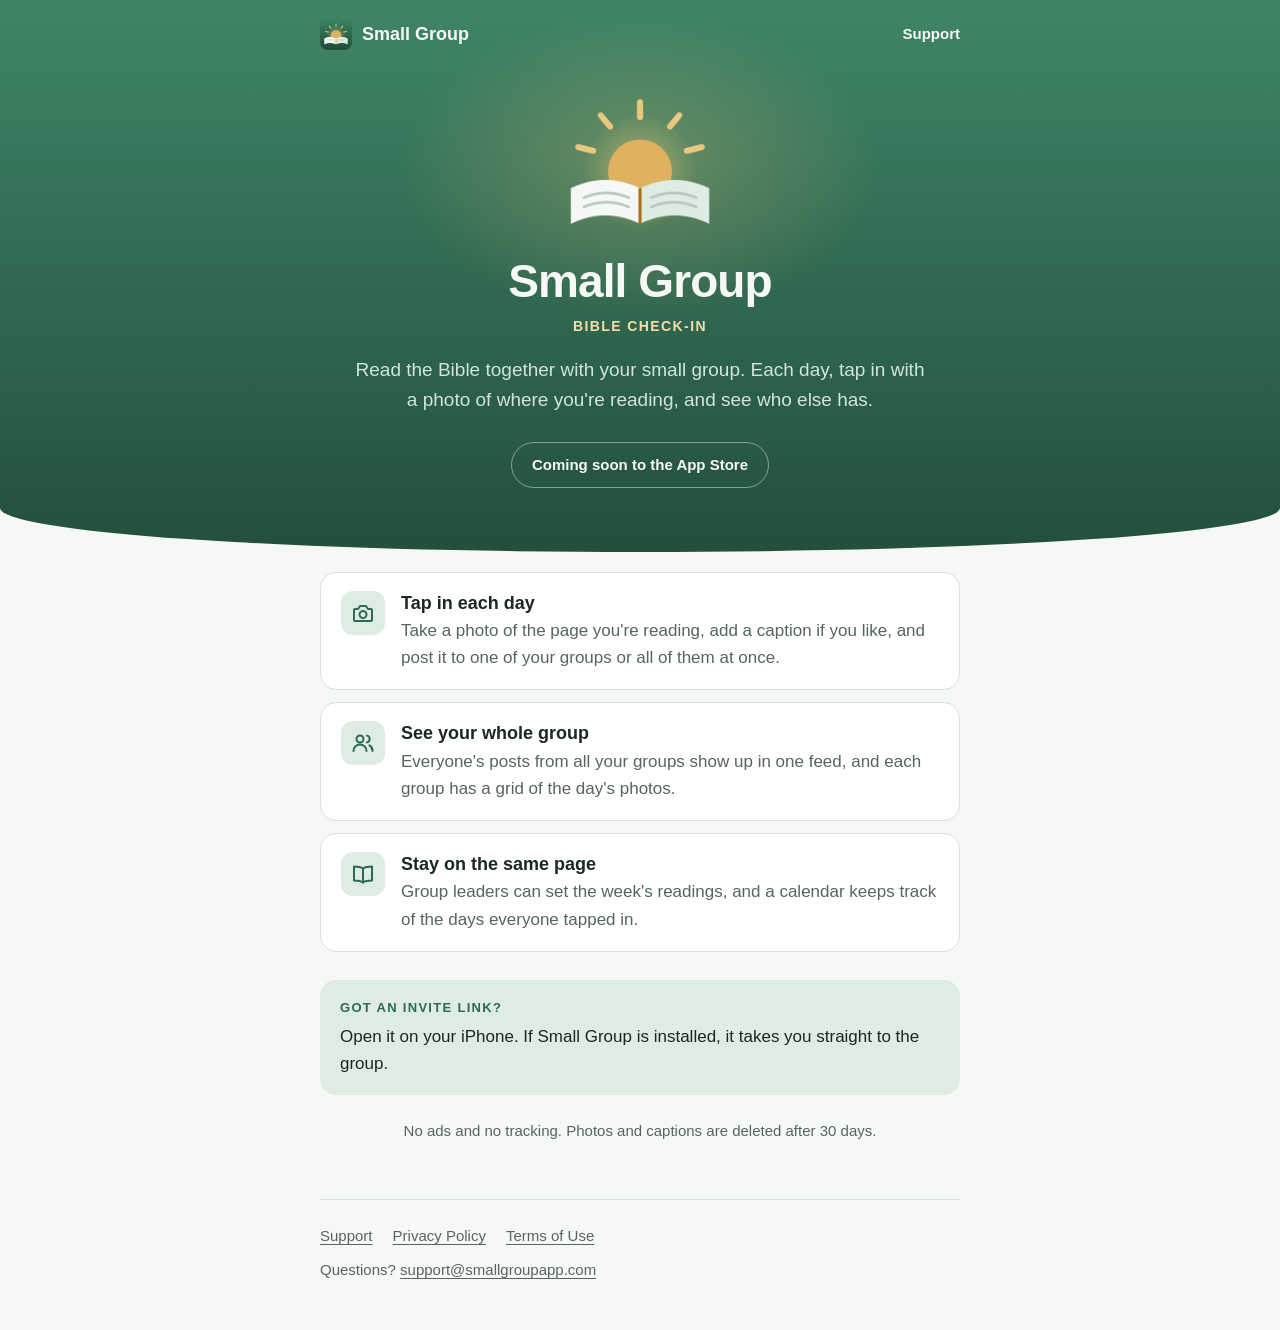
<file: index.html>
<!DOCTYPE html>
<html lang="en">
    <head>
        <meta charset="UTF-8">
        <meta name="viewport" content="width=device-width, initial-scale=1.0">
        <meta name="theme-color" content="#3F8566" media="(prefers-color-scheme: light)">
        <meta name="theme-color" content="#2A5C46" media="(prefers-color-scheme: dark)">

        <title>Small Group: Bible Check-In</title>
        <meta name="description" content="Read the Bible together with your small group. Each day, tap in with a photo of where you're reading.">
        <link rel="canonical" href="https://smallgroupapp.com/">

        <meta property="og:type" content="website">
        <meta property="og:url" content="https://smallgroupapp.com/">
        <meta property="og:title" content="Small Group: Bible Check-In">
        <meta property="og:description" content="Read the Bible together with your small group, one day at a time.">
        <meta property="og:image" content="https://smallgroupapp.com/assets/icon-512.png">

        <link rel="icon" type="image/png" href="/assets/icon-64.png">
        <link rel="apple-touch-icon" href="/assets/apple-touch-icon.png">
        <link rel="stylesheet" href="/style.css?v=1">
    </head>

    <body>
        <div class="band">
            <header class="site-header">
                <a href="/" class="brand"><img src="/assets/icon-64.png" alt="" width="32" height="32">Small Group</a>
                <nav class="site-nav" aria-label="Site">
                    <a href="/support/">Support</a>
                </nav>
            </header>

            <div class="hero">
                <img class="hero-art" src="/assets/sunrise.png" alt="" width="150" height="150">
                <h1>Small Group</h1>
                <p class="hero-subtitle">Bible Check-In</p>
                <p class="hero-lead">
                    Read the Bible together with your small group. Each day, tap in with a
                    photo of where you're reading, and see who else has.
                </p>
                <p class="badge">Coming soon to the App Store</p>
            </div>
        </div>

        <main class="page">
            <ul class="features">
                <li class="feature">
                    <span class="feature-icon">
                        <svg width="24" height="24" viewBox="0 0 24 24" fill="none" stroke="currentColor" stroke-width="2" stroke-linecap="round" stroke-linejoin="round" aria-hidden="true">
                            <path d="M4 8h3l2-3h6l2 3h3a1 1 0 0 1 1 1v10a1 1 0 0 1-1 1H4a1 1 0 0 1-1-1V9a1 1 0 0 1 1-1z"/>
                            <circle cx="12" cy="13.5" r="3.5"/>
                        </svg>
                    </span>
                    <div>
                        <h2>Tap in each day</h2>
                        <p>
                            Take a photo of the page you're reading, add a caption if you
                            like, and post it to one of your groups or all of them at once.
                        </p>
                    </div>
                </li>
                <li class="feature">
                    <span class="feature-icon">
                        <svg width="24" height="24" viewBox="0 0 24 24" fill="none" stroke="currentColor" stroke-width="2" stroke-linecap="round" stroke-linejoin="round" aria-hidden="true">
                            <circle cx="9" cy="8" r="3.5"/>
                            <path d="M2.5 20a6.5 6.5 0 0 1 13 0"/>
                            <path d="M16 4.6a3.5 3.5 0 0 1 0 6.8"/>
                            <path d="M18.5 14.3a6.5 6.5 0 0 1 3 5.7"/>
                        </svg>
                    </span>
                    <div>
                        <h2>See your whole group</h2>
                        <p>
                            Everyone's posts from all your groups show up in one feed, and each
                            group has a grid of the day's photos.
                        </p>
                    </div>
                </li>
                <li class="feature">
                    <span class="feature-icon">
                        <svg width="24" height="24" viewBox="0 0 24 24" fill="none" stroke="currentColor" stroke-width="2" stroke-linecap="round" stroke-linejoin="round" aria-hidden="true">
                            <path d="M12 6.5C10 5 7.5 4.5 3 4.5v14c4.5 0 7 .5 9 2 2-1.5 4.5-2 9-2v-14c-4.5 0-7 .5-9 2z"/>
                            <path d="M12 6.5v14"/>
                        </svg>
                    </span>
                    <div>
                        <h2>Stay on the same page</h2>
                        <p>
                            Group leaders can set the week's readings, and a calendar keeps
                            track of the days everyone tapped in.
                        </p>
                    </div>
                </li>
            </ul>

            <div class="callout">
                <span class="callout-label">Got an invite link?</span>
                <p>
                    Open it on your iPhone. If Small Group is installed, it takes you straight
                    to the group.
                </p>
            </div>

            <p class="fine-print">No ads and no tracking. Photos and captions are deleted after 30 days.</p>
        </main>

        <footer class="site-footer">
            <nav aria-label="More">
                <a href="/support/">Support</a>
                <a href="/privacy/">Privacy Policy</a>
                <a href="/terms/">Terms of Use</a>
            </nav>
            <p>Questions? <a href="mailto:support@smallgroupapp.com">support@smallgroupapp.com</a></p>
        </footer>
    </body>
</html>
</file>
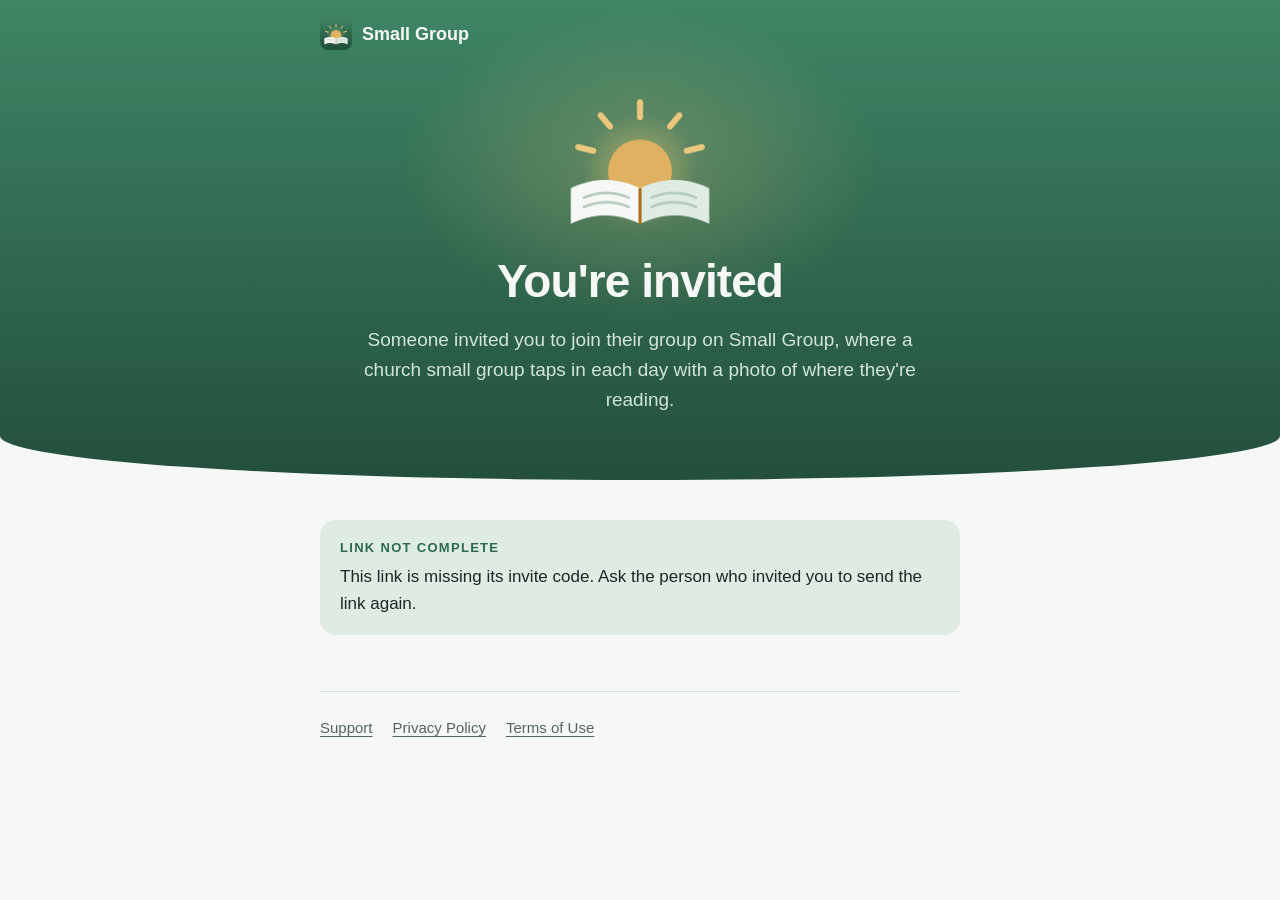
<file: join/index.html>
<!DOCTYPE html>
<html lang="en">
    <head>
        <meta charset="UTF-8">
        <meta name="viewport" content="width=device-width, initial-scale=1.0">
        <meta name="theme-color" content="#3F8566" media="(prefers-color-scheme: light)">
        <meta name="theme-color" content="#2A5C46" media="(prefers-color-scheme: dark)">

        <title>Join a group on Small Group</title>
        <meta name="description" content="You're invited to join a group on Small Group.">
        <!-- Every invite link lands here, so keep these out of search results. -->
        <meta name="robots" content="noindex">

        <meta property="og:type" content="website">
        <meta property="og:title" content="Join my group on Small Group">
        <meta property="og:description" content="Tap in each day with your small group.">
        <meta property="og:image" content="https://smallgroupapp.com/assets/icon-512.png">

        <link rel="icon" type="image/png" href="/assets/icon-64.png">
        <link rel="apple-touch-icon" href="/assets/apple-touch-icon.png">
        <link rel="stylesheet" href="/style.css?v=1">
    </head>

    <body>
        <!--
            Small Group's invite links point here. On an iPhone with Small Group
            installed, tapping one opens the app instead (see
            /.well-known/apple-app-site-association), so this page is for
            everyone else.
        -->
        <div class="band">
            <header class="site-header">
                <a href="/" class="brand"><img src="/assets/icon-64.png" alt="" width="32" height="32">Small Group</a>
            </header>

            <div class="hero">
                <img class="hero-art" src="/assets/sunrise.png" alt="" width="150" height="150">
                <h1>You're invited</h1>
                <p class="hero-lead">
                    Someone invited you to join their group on Small Group, where a church small
                    group taps in each day with a photo of where they're reading.
                </p>
            </div>
        </div>

        <main class="page">
            <div id="has-invite" hidden>
                <section class="section">
                    <h2>Have the app?</h2>
                    <p>
                        Tapping the invite link usually opens Small Group by itself. If you
                        landed here instead, open it from here:
                    </p>
                    <a id="open-app" href="#" class="button">Open in Small Group</a>
                </section>

                <section class="section">
                    <h2>Don't have it yet?</h2>
                    <p>
                        Small Group is still being tested, so it isn't on the App Store yet. Ask
                        the person who invited you to add you as a tester. Once it's on your
                        phone, tap the invite link again.
                    </p>
                </section>
            </div>

            <div id="no-invite" class="callout" hidden>
                <span class="callout-label">Link not complete</span>
                <p>
                    This link is missing its invite code. Ask the person who invited you to
                    send the link again.
                </p>
            </div>

            <noscript>
                <div class="callout">
                    <p>
                        Open your invite link on the iPhone where Small Group is installed.
                    </p>
                </div>
            </noscript>
        </main>

        <footer class="site-footer">
            <nav aria-label="More">
                <a href="/support/">Support</a>
                <a href="/privacy/">Privacy Policy</a>
                <a href="/terms/">Terms of Use</a>
            </nav>
        </footer>

        <script>
            // Shows the part of the page that fits the link. The invite code is
            // the ?invite=... part, the same code the app reads.
            (function ()
            {
                var invite = (new URLSearchParams(window.location.search).get("invite") || "").toLowerCase();
                var valid = /^[0-9a-f]{8}-[0-9a-f]{4}-[0-9a-f]{4}-[0-9a-f]{4}-[0-9a-f]{12}$/.test(invite);

                document.getElementById(valid ? "has-invite" : "no-invite").hidden = false;
                if (valid)
                {
                    document.getElementById("open-app").href = "smallgroup://join/" + invite;
                }
            })();
        </script>
    </body>
</html>
</file>
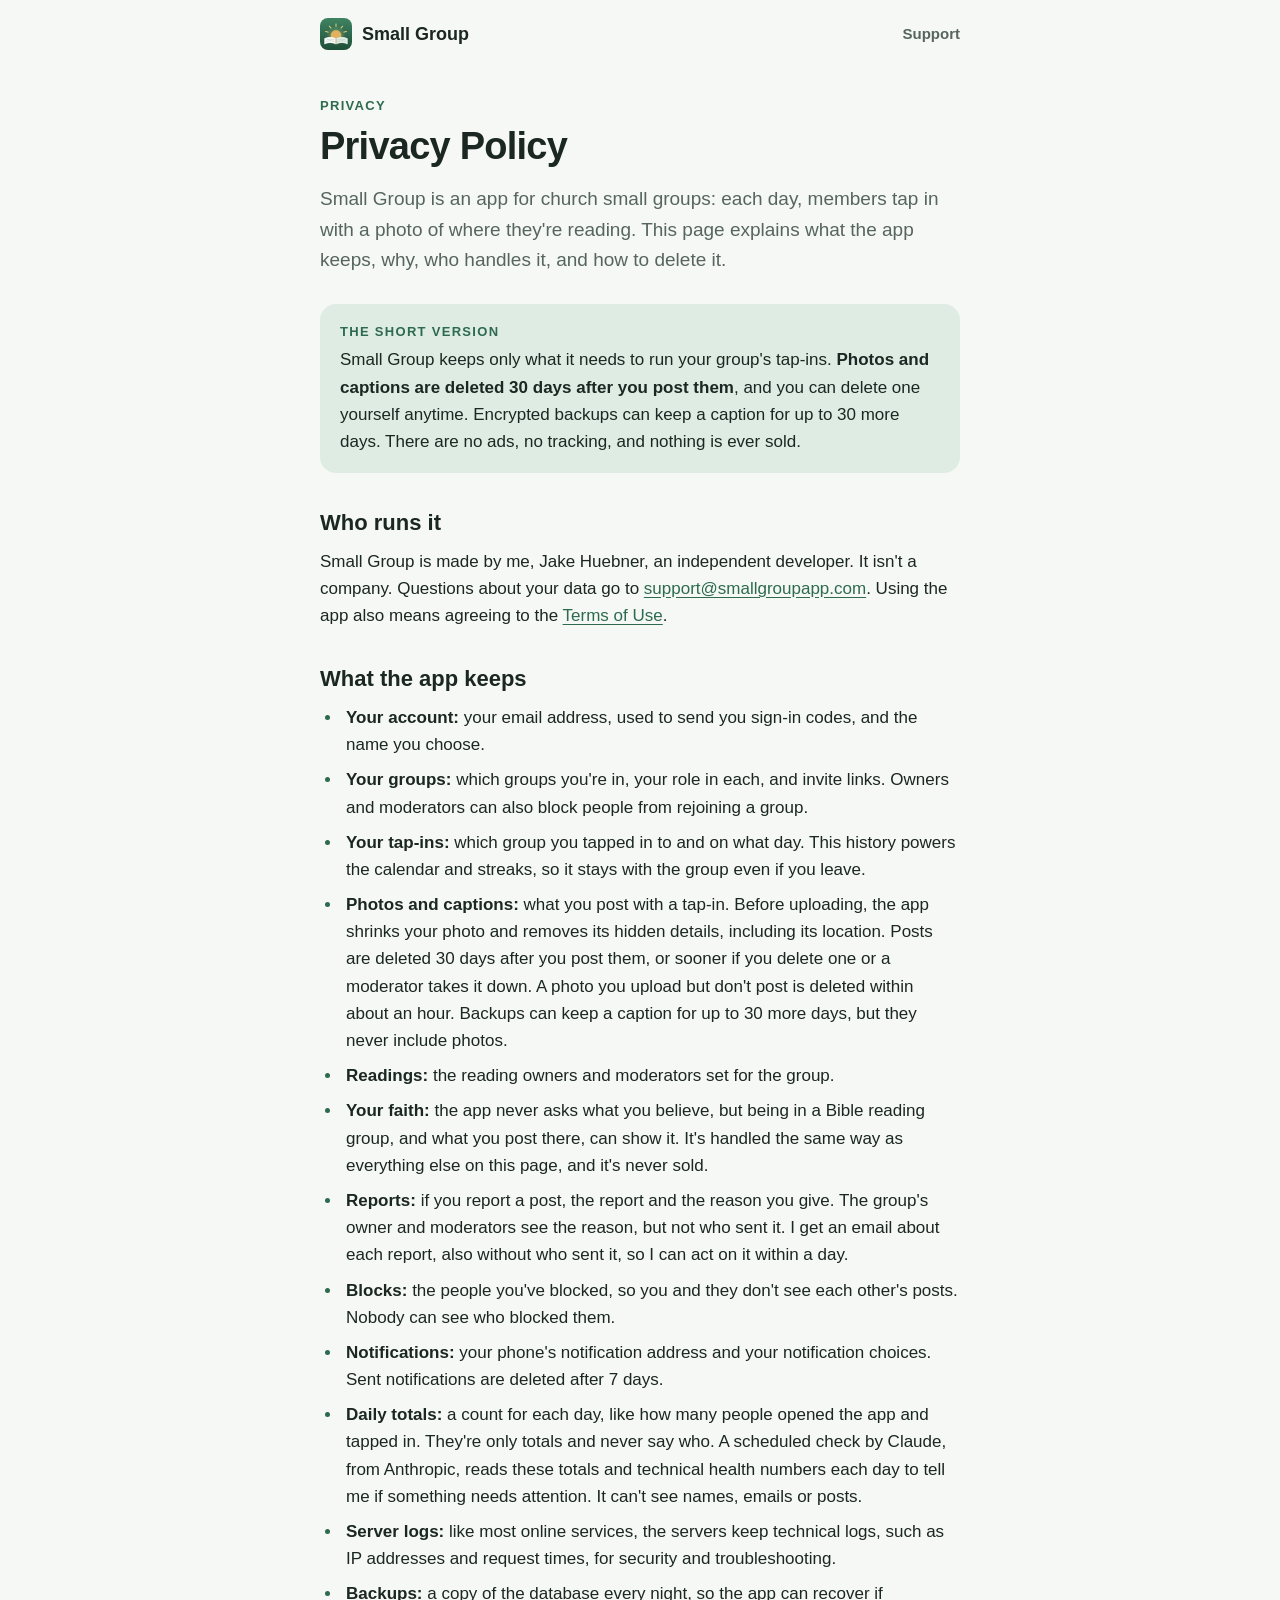
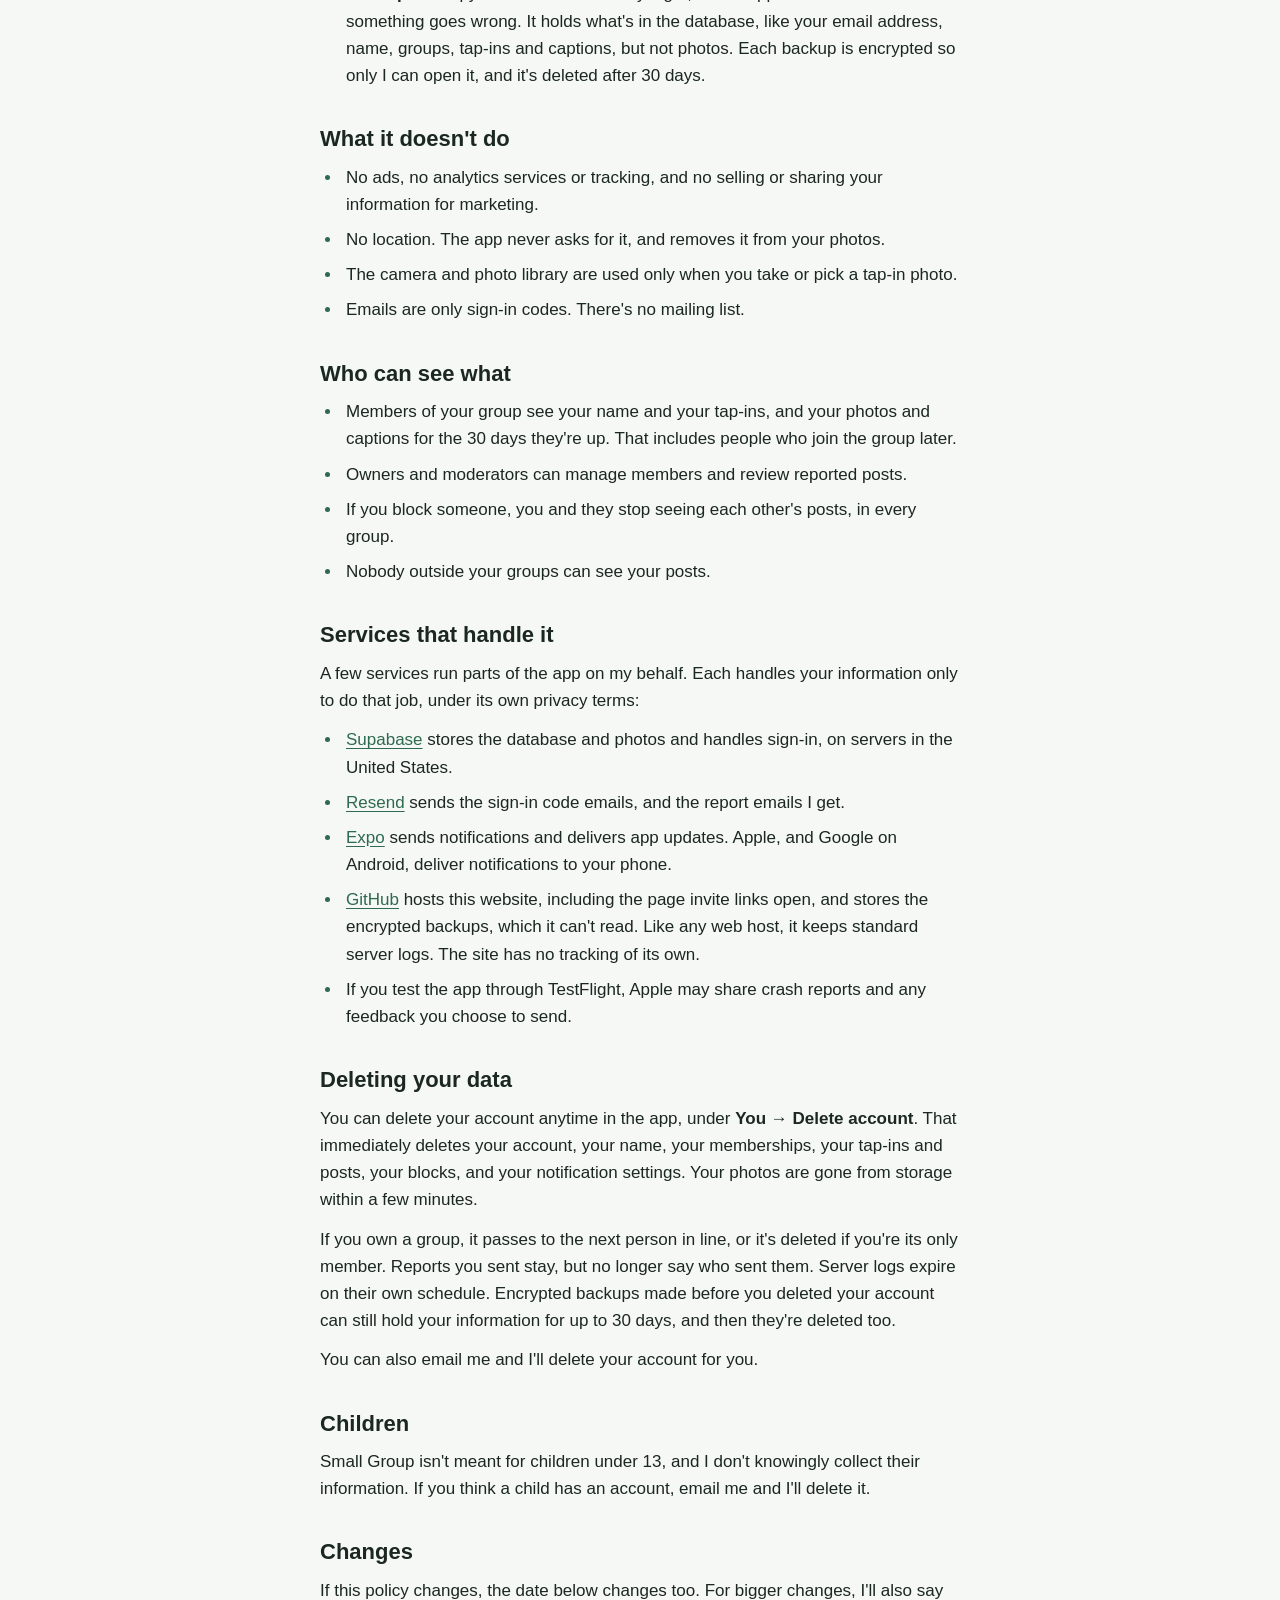
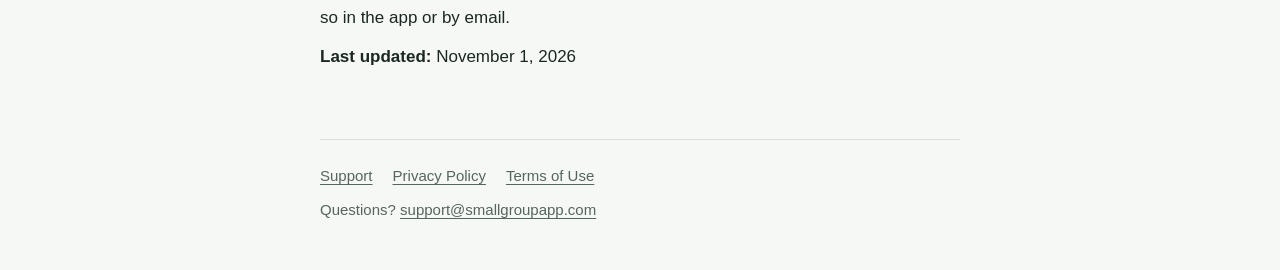
<file: privacy/index.html>
<!DOCTYPE html>
<html lang="en">
    <head>
        <meta charset="UTF-8">
        <meta name="viewport" content="width=device-width, initial-scale=1.0">
        <meta name="theme-color" content="#F6F8F6" media="(prefers-color-scheme: light)">
        <meta name="theme-color" content="#121815" media="(prefers-color-scheme: dark)">

        <title>Privacy Policy · Small Group</title>
        <meta name="description" content="What the Small Group app keeps, why, who handles it, and how to delete it.">
        <link rel="canonical" href="https://smallgroupapp.com/privacy/">

        <link rel="icon" type="image/png" href="/assets/icon-64.png">
        <link rel="apple-touch-icon" href="/assets/apple-touch-icon.png">
        <link rel="stylesheet" href="/style.css?v=1">
    </head>

    <body>
        <header class="site-header">
            <a href="/" class="brand"><img src="/assets/icon-64.png" alt="" width="32" height="32">Small Group</a>
            <nav class="site-nav" aria-label="Site">
                <a href="/support/">Support</a>
            </nav>
        </header>

        <main class="page">
            <p class="eyebrow">Privacy</p>
            <h1>Privacy Policy</h1>

            <p class="lead">
                Small Group is an app for church small groups: each day, members tap in with a
                photo of where they're reading. This page explains what the app keeps, why,
                who handles it, and how to delete it.
            </p>

            <div class="callout">
                <span class="callout-label">The short version</span>
                <p>
                    Small Group keeps only what it needs to run your group's tap-ins.
                    <strong>Photos and captions are deleted 30 days after you post them</strong>,
                    and you can delete one yourself anytime. Encrypted backups can keep a caption
                    for up to 30 more days. There are no ads, no tracking, and nothing is ever
                    sold.
                </p>
            </div>

            <section class="section">
                <h2>Who runs it</h2>
                <p>
                    Small Group is made by me, Jake Huebner, an independent developer. It isn't
                    a company. Questions about your data go to
                    <a href="mailto:support@smallgroupapp.com">support@smallgroupapp.com</a>.
                    Using the app also means agreeing to the <a href="/terms/">Terms of Use</a>.
                </p>
            </section>

            <section class="section">
                <h2>What the app keeps</h2>
                <ul class="list">
                    <li><strong>Your account:</strong> your email address, used to send you sign-in codes, and the name you choose.</li>
                    <li><strong>Your groups:</strong> which groups you're in, your role in each, and invite links. Owners and moderators can also block people from rejoining a group.</li>
                    <li><strong>Your tap-ins:</strong> which group you tapped in to and on what day. This history powers the calendar and streaks, so it stays with the group even if you leave.</li>
                    <li><strong>Photos and captions:</strong> what you post with a tap-in. Before uploading, the app shrinks your photo and removes its hidden details, including its location. Posts are deleted 30 days after you post them, or sooner if you delete one or a moderator takes it down. A photo you upload but don't post is deleted within about an hour. Backups can keep a caption for up to 30 more days, but they never include photos.</li>
                    <li><strong>Readings:</strong> the reading owners and moderators set for the group.</li>
                    <li><strong>Your faith:</strong> the app never asks what you believe, but being in a Bible reading group, and what you post there, can show it. It's handled the same way as everything else on this page, and it's never sold.</li>
                    <li><strong>Reports:</strong> if you report a post, the report and the reason you give. The group's owner and moderators see the reason, but not who sent it. I get an email about each report, also without who sent it, so I can act on it within a day.</li>
                    <li><strong>Blocks:</strong> the people you've blocked, so you and they don't see each other's posts. Nobody can see who blocked them.</li>
                    <li><strong>Notifications:</strong> your phone's notification address and your notification choices. Sent notifications are deleted after 7 days.</li>
                    <li><strong>Daily totals:</strong> a count for each day, like how many people opened the app and tapped in. They're only totals and never say who. A scheduled check by Claude, from Anthropic, reads these totals and technical health numbers each day to tell me if something needs attention. It can't see names, emails or posts.</li>
                    <li><strong>Server logs:</strong> like most online services, the servers keep technical logs, such as IP addresses and request times, for security and troubleshooting.</li>
                    <li><strong>Backups:</strong> a copy of the database every night, so the app can recover if something goes wrong. It holds what's in the database, like your email address, name, groups, tap-ins and captions, but not photos. Each backup is encrypted so only I can open it, and it's deleted after 30 days.</li>
                </ul>
            </section>

            <section class="section">
                <h2>What it doesn't do</h2>
                <ul class="list">
                    <li>No ads, no analytics services or tracking, and no selling or sharing your information for marketing.</li>
                    <li>No location. The app never asks for it, and removes it from your photos.</li>
                    <li>The camera and photo library are used only when you take or pick a tap-in photo.</li>
                    <li>Emails are only sign-in codes. There's no mailing list.</li>
                </ul>
            </section>

            <section class="section">
                <h2>Who can see what</h2>
                <ul class="list">
                    <li>Members of your group see your name and your tap-ins, and your photos and captions for the 30 days they're up. That includes people who join the group later.</li>
                    <li>Owners and moderators can manage members and review reported posts.</li>
                    <li>If you block someone, you and they stop seeing each other's posts, in every group.</li>
                    <li>Nobody outside your groups can see your posts.</li>
                </ul>
            </section>

            <section class="section">
                <h2>Services that handle it</h2>
                <p>
                    A few services run parts of the app on my behalf. Each handles your
                    information only to do that job, under its own privacy terms:
                </p>
                <ul class="list">
                    <li><a href="https://supabase.com/privacy" target="_blank" rel="noopener noreferrer">Supabase</a> stores the database and photos and handles sign-in, on servers in the United States.</li>
                    <li><a href="https://resend.com/legal/privacy-policy" target="_blank" rel="noopener noreferrer">Resend</a> sends the sign-in code emails, and the report emails I get.</li>
                    <li><a href="https://expo.dev/privacy" target="_blank" rel="noopener noreferrer">Expo</a> sends notifications and delivers app updates. Apple, and Google on Android, deliver notifications to your phone.</li>
                    <li><a href="https://docs.github.com/en/site-policy/privacy-policies/github-general-privacy-statement" target="_blank" rel="noopener noreferrer">GitHub</a> hosts this website, including the page invite links open, and stores the encrypted backups, which it can't read. Like any web host, it keeps standard server logs. The site has no tracking of its own.</li>
                    <li>If you test the app through TestFlight, Apple may share crash reports and any feedback you choose to send.</li>
                </ul>
            </section>

            <section class="section">
                <h2>Deleting your data</h2>
                <p>
                    You can delete your account anytime in the app, under <strong>You &rarr;
                    Delete account</strong>. That immediately deletes your account, your name,
                    your memberships, your tap-ins and posts, your blocks, and your notification
                    settings. Your photos are gone from storage within a few minutes.
                </p>
                <p>
                    If you own a group, it passes to the next person in line, or it's deleted if
                    you're its only member. Reports you sent stay, but no longer say who sent
                    them. Server logs expire on their own schedule. Encrypted backups made before
                    you deleted your account can still hold your information for up to 30 days,
                    and then they're deleted too.
                </p>
                <p>
                    You can also email me and I'll delete your account for you.
                </p>
            </section>

            <section class="section">
                <h2>Children</h2>
                <p>
                    Small Group isn't meant for children under 13, and I don't knowingly collect
                    their information. If you think a child has an account, email me and I'll
                    delete it.
                </p>
            </section>

            <section class="section">
                <h2>Changes</h2>
                <p>
                    If this policy changes, the date below changes too. For bigger changes, I'll
                    also say so in the app or by email.
                </p>
                <p><strong>Last updated:</strong> November 1, 2026</p>
            </section>
        </main>

        <footer class="site-footer">
            <nav aria-label="More">
                <a href="/support/">Support</a>
                <a href="/privacy/" aria-current="page">Privacy Policy</a>
                <a href="/terms/">Terms of Use</a>
            </nav>
            <p>Questions? <a href="mailto:support@smallgroupapp.com">support@smallgroupapp.com</a></p>
        </footer>
    </body>
</html>
</file>
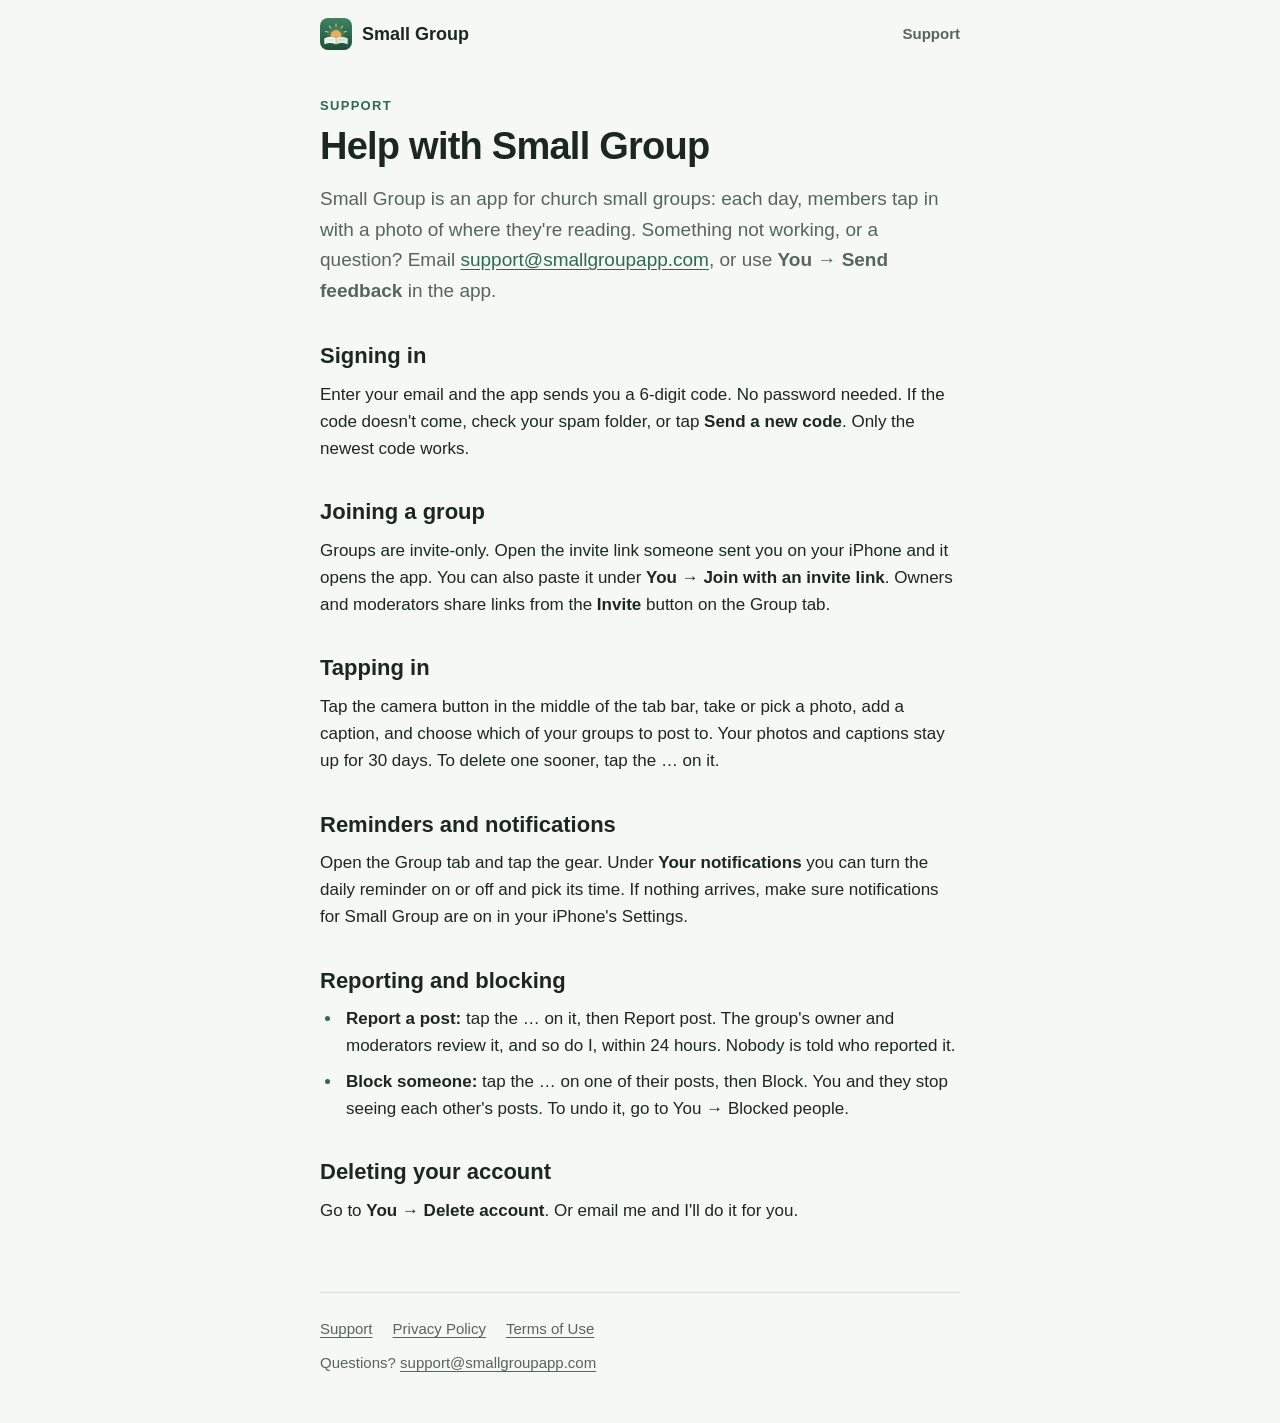
<file: support/index.html>
<!DOCTYPE html>
<html lang="en">
    <head>
        <meta charset="UTF-8">
        <meta name="viewport" content="width=device-width, initial-scale=1.0">
        <meta name="theme-color" content="#F6F8F6" media="(prefers-color-scheme: light)">
        <meta name="theme-color" content="#121815" media="(prefers-color-scheme: dark)">

        <title>Support · Small Group</title>
        <meta name="description" content="Help with the Small Group app: signing in, joining a group, tapping in, notifications, reporting, blocking, and deleting your account.">
        <link rel="canonical" href="https://smallgroupapp.com/support/">

        <link rel="icon" type="image/png" href="/assets/icon-64.png">
        <link rel="apple-touch-icon" href="/assets/apple-touch-icon.png">
        <link rel="stylesheet" href="/style.css?v=1">
    </head>

    <body>
        <header class="site-header">
            <a href="/" class="brand"><img src="/assets/icon-64.png" alt="" width="32" height="32">Small Group</a>
            <nav class="site-nav" aria-label="Site">
                <a href="/support/" aria-current="page">Support</a>
            </nav>
        </header>

        <main class="page">
            <p class="eyebrow">Support</p>
            <h1>Help with Small Group</h1>

            <p class="lead">
                Small Group is an app for church small groups: each day, members tap in with a
                photo of where they're reading. Something not working, or a question? Email
                <a href="mailto:support@smallgroupapp.com">support@smallgroupapp.com</a>, or use
                <strong>You &rarr; Send feedback</strong> in the app.
            </p>

            <section class="section">
                <h2>Signing in</h2>
                <p>
                    Enter your email and the app sends you a 6-digit code. No password needed.
                    If the code doesn't come, check your spam folder, or tap
                    <strong>Send a new code</strong>. Only the newest code works.
                </p>
            </section>

            <section class="section">
                <h2>Joining a group</h2>
                <p>
                    Groups are invite-only. Open the invite link someone sent you on your
                    iPhone and it opens the app. You can also paste it under
                    <strong>You &rarr; Join with an invite link</strong>. Owners and moderators
                    share links from the <strong>Invite</strong> button on the Group tab.
                </p>
            </section>

            <section class="section">
                <h2>Tapping in</h2>
                <p>
                    Tap the camera button in the middle of the tab bar, take or pick a photo,
                    add a caption, and choose which of your groups to post to. Your photos and
                    captions stay up for 30 days. To delete one sooner, tap the &hellip; on it.
                </p>
            </section>

            <section class="section">
                <h2>Reminders and notifications</h2>
                <p>
                    Open the Group tab and tap the gear. Under <strong>Your notifications</strong>
                    you can turn the daily reminder on or off and pick its time. If nothing
                    arrives, make sure notifications for Small Group are on in your iPhone's
                    Settings.
                </p>
            </section>

            <section class="section">
                <h2>Reporting and blocking</h2>
                <ul class="list">
                    <li><strong>Report a post:</strong> tap the &hellip; on it, then Report post. The group's owner and moderators review it, and so do I, within 24 hours. Nobody is told who reported it.</li>
                    <li><strong>Block someone:</strong> tap the &hellip; on one of their posts, then Block. You and they stop seeing each other's posts. To undo it, go to You &rarr; Blocked people.</li>
                </ul>
            </section>

            <section class="section">
                <h2>Deleting your account</h2>
                <p>
                    Go to <strong>You &rarr; Delete account</strong>. Or email me and I'll do it
                    for you.
                </p>
            </section>
        </main>

        <footer class="site-footer">
            <nav aria-label="More">
                <a href="/support/" aria-current="page">Support</a>
                <a href="/privacy/">Privacy Policy</a>
                <a href="/terms/">Terms of Use</a>
            </nav>
            <p>Questions? <a href="mailto:support@smallgroupapp.com">support@smallgroupapp.com</a></p>
        </footer>
    </body>
</html>
</file>
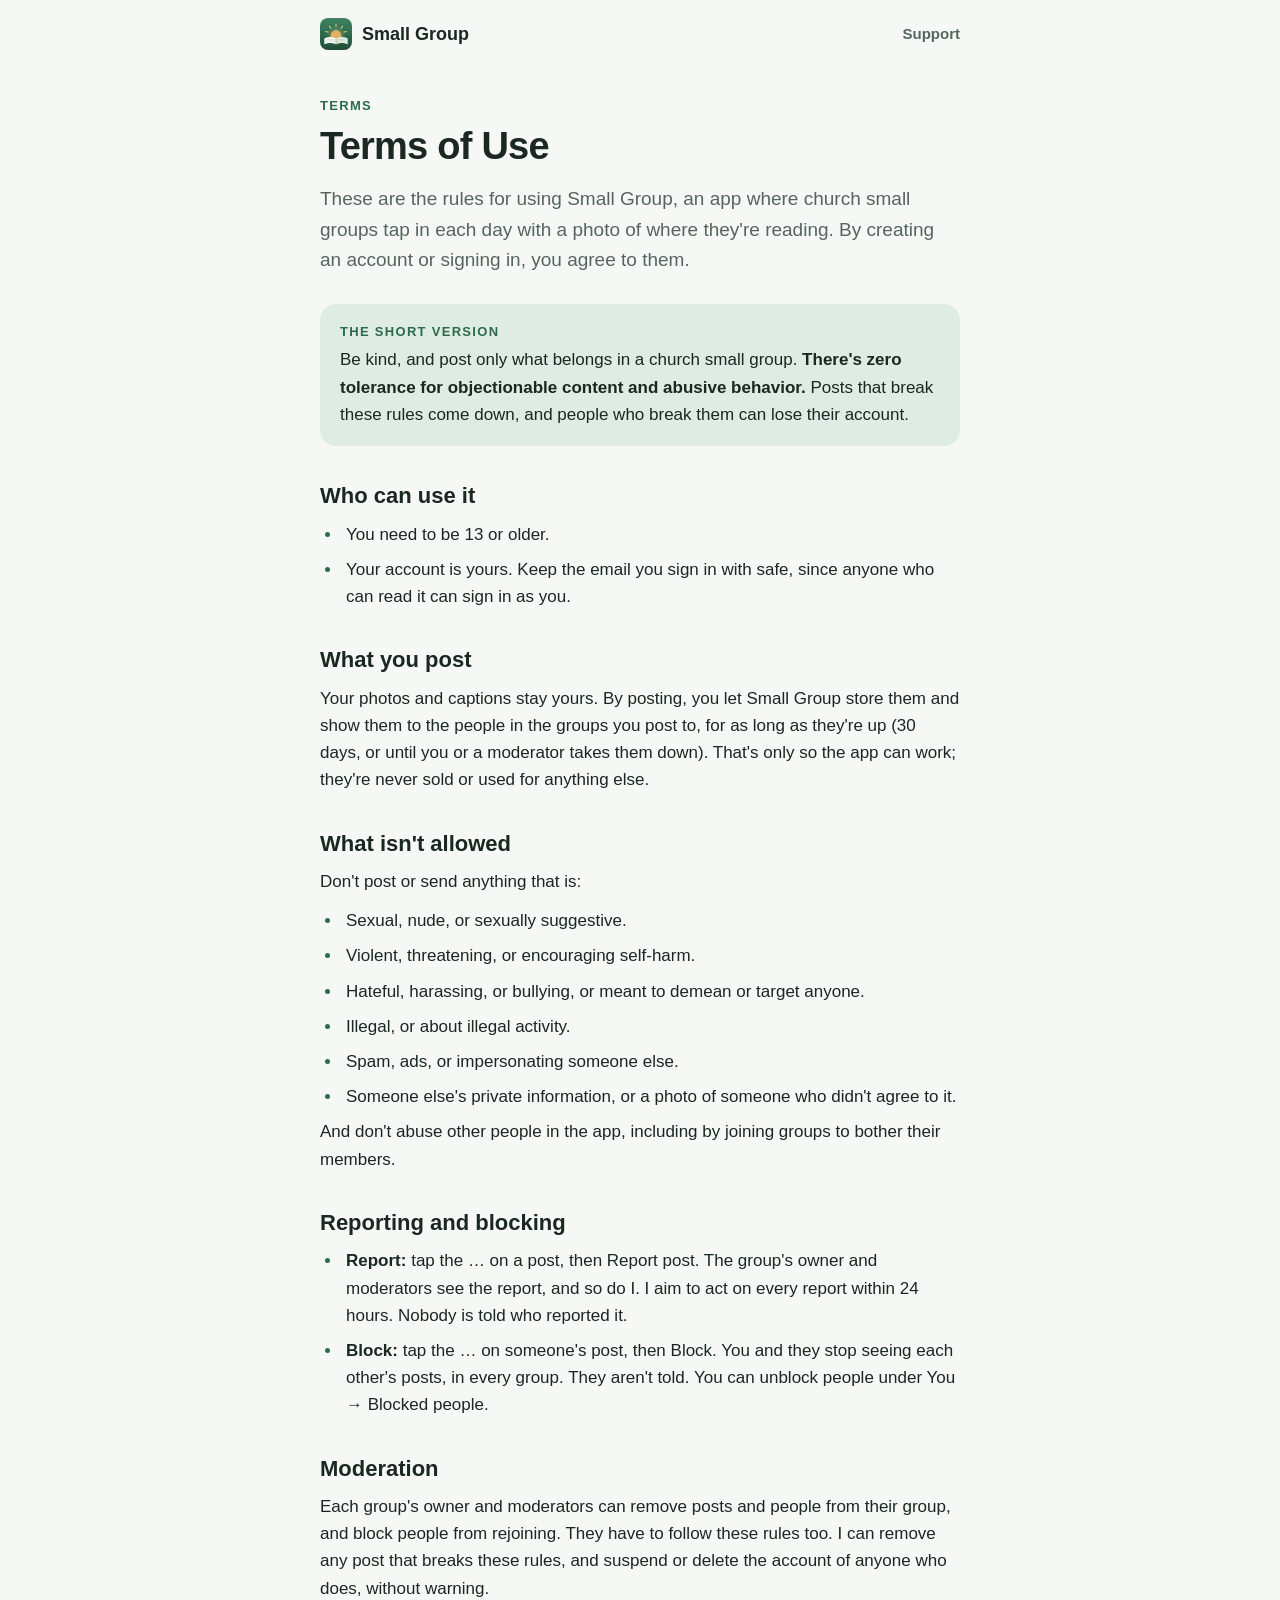
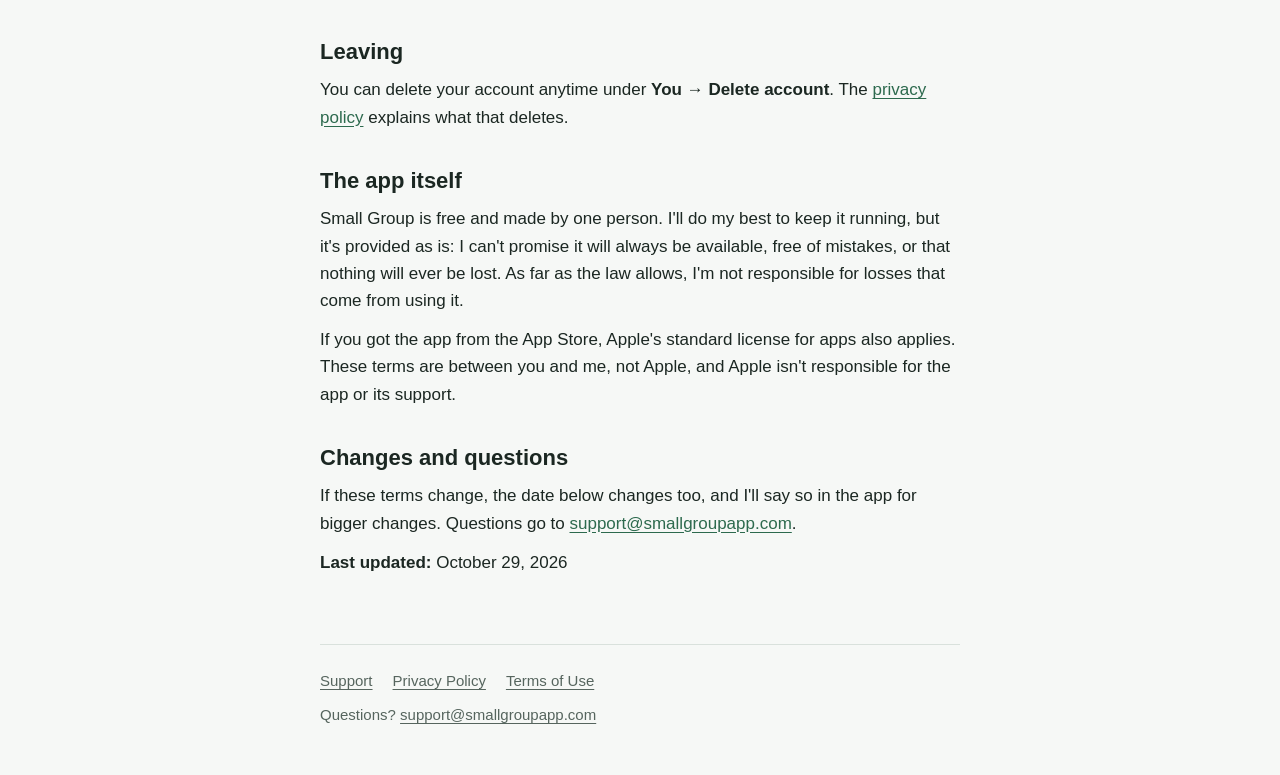
<file: terms/index.html>
<!DOCTYPE html>
<html lang="en">
    <head>
        <meta charset="UTF-8">
        <meta name="viewport" content="width=device-width, initial-scale=1.0">
        <meta name="theme-color" content="#F6F8F6" media="(prefers-color-scheme: light)">
        <meta name="theme-color" content="#121815" media="(prefers-color-scheme: dark)">

        <title>Terms of Use · Small Group</title>
        <meta name="description" content="The rules for using the Small Group app: what you can post, what isn't allowed, and how reports and blocking work.">
        <link rel="canonical" href="https://smallgroupapp.com/terms/">

        <link rel="icon" type="image/png" href="/assets/icon-64.png">
        <link rel="apple-touch-icon" href="/assets/apple-touch-icon.png">
        <link rel="stylesheet" href="/style.css?v=1">
    </head>

    <body>
        <header class="site-header">
            <a href="/" class="brand"><img src="/assets/icon-64.png" alt="" width="32" height="32">Small Group</a>
            <nav class="site-nav" aria-label="Site">
                <a href="/support/">Support</a>
            </nav>
        </header>

        <main class="page">
            <p class="eyebrow">Terms</p>
            <h1>Terms of Use</h1>

            <p class="lead">
                These are the rules for using Small Group, an app where church small groups tap
                in each day with a photo of where they're reading. By creating an account or
                signing in, you agree to them.
            </p>

            <div class="callout">
                <span class="callout-label">The short version</span>
                <p>
                    Be kind, and post only what belongs in a church small group.
                    <strong>There's zero tolerance for objectionable content and abusive
                    behavior.</strong> Posts that break these rules come down, and people who
                    break them can lose their account.
                </p>
            </div>

            <section class="section">
                <h2>Who can use it</h2>
                <ul class="list">
                    <li>You need to be 13 or older.</li>
                    <li>Your account is yours. Keep the email you sign in with safe, since anyone who can read it can sign in as you.</li>
                </ul>
            </section>

            <section class="section">
                <h2>What you post</h2>
                <p>
                    Your photos and captions stay yours. By posting, you let Small Group store
                    them and show them to the people in the groups you post to, for as long as
                    they're up (30 days, or until you or a moderator takes them down). That's
                    only so the app can work; they're never sold or used for anything else.
                </p>
            </section>

            <section class="section">
                <h2>What isn't allowed</h2>
                <p>Don't post or send anything that is:</p>
                <ul class="list">
                    <li>Sexual, nude, or sexually suggestive.</li>
                    <li>Violent, threatening, or encouraging self-harm.</li>
                    <li>Hateful, harassing, or bullying, or meant to demean or target anyone.</li>
                    <li>Illegal, or about illegal activity.</li>
                    <li>Spam, ads, or impersonating someone else.</li>
                    <li>Someone else's private information, or a photo of someone who didn't agree to it.</li>
                </ul>
                <p>
                    And don't abuse other people in the app, including by joining groups to
                    bother their members.
                </p>
            </section>

            <section class="section">
                <h2>Reporting and blocking</h2>
                <ul class="list">
                    <li><strong>Report:</strong> tap the &hellip; on a post, then Report post. The group's owner and moderators see the report, and so do I. I aim to act on every report within 24 hours. Nobody is told who reported it.</li>
                    <li><strong>Block:</strong> tap the &hellip; on someone's post, then Block. You and they stop seeing each other's posts, in every group. They aren't told. You can unblock people under You &rarr; Blocked people.</li>
                </ul>
            </section>

            <section class="section">
                <h2>Moderation</h2>
                <p>
                    Each group's owner and moderators can remove posts and people from their
                    group, and block people from rejoining. They have to follow these rules too.
                    I can remove any post that breaks these rules, and suspend or delete the
                    account of anyone who does, without warning.
                </p>
            </section>

            <section class="section">
                <h2>Leaving</h2>
                <p>
                    You can delete your account anytime under <strong>You &rarr; Delete
                    account</strong>. The <a href="/privacy/">privacy policy</a> explains what
                    that deletes.
                </p>
            </section>

            <section class="section">
                <h2>The app itself</h2>
                <p>
                    Small Group is free and made by one person. I'll do my best to keep it
                    running, but it's provided as is: I can't promise it will always be
                    available, free of mistakes, or that nothing will ever be lost. As far as
                    the law allows, I'm not responsible for losses that come from using it.
                </p>
                <p>
                    If you got the app from the App Store, Apple's standard license for apps
                    also applies. These terms are between you and me, not Apple, and Apple
                    isn't responsible for the app or its support.
                </p>
            </section>

            <section class="section">
                <h2>Changes and questions</h2>
                <p>
                    If these terms change, the date below changes too, and I'll say so in the
                    app for bigger changes. Questions go to
                    <a href="mailto:support@smallgroupapp.com">support@smallgroupapp.com</a>.
                </p>
                <p><strong>Last updated:</strong> October 29, 2026</p>
            </section>
        </main>

        <footer class="site-footer">
            <nav aria-label="More">
                <a href="/support/">Support</a>
                <a href="/privacy/">Privacy Policy</a>
                <a href="/terms/" aria-current="page">Terms of Use</a>
            </nav>
            <p>Questions? <a href="mailto:support@smallgroupapp.com">support@smallgroupapp.com</a></p>
        </footer>
    </body>
</html>
</file>
<file: style.css>
/* Small Group's website. The colors are the app's own (see
   mobile/src/constants/colors.ts in the SmallGroup repo), and like the app,
   the site follows the phone's light or dark setting. */

:root
{
    color-scheme: light dark;

    --background: #F6F8F6;
    --card: #FFFFFF;
    --text: #1B2722;
    --muted: #56655E;
    --line: #D9E1DC;
    --accent: #2D6A4E;
    --on-accent: #FFFFFF;
    --accent-soft: #DFECE4;

    /* The green band at the top of the home and invite pages, from the app icon. */
    --band-top: #3F8566;
    --band-bottom: #234F3C;
    --band-text: #F6F8F6;
    --band-muted: #D2E5D9;
    --sun: #F5DCAB;

    --font: -apple-system, BlinkMacSystemFont, "Segoe UI", Roboto, Helvetica, Arial, sans-serif;
    --width: 680px;
    --radius: 16px;
}

@media (prefers-color-scheme: dark)
{
    :root
    {
        --background: #121815;
        --card: #19211D;
        --text: #E4ECE7;
        --muted: #A0AEA7;
        --line: #29332F;
        --accent: #7AC49E;
        --on-accent: #0C1912;
        --accent-soft: #1C3126;

        --band-top: #2A5C46;
        --band-bottom: #17352A;
    }
}

*,
*::before,
*::after
{
    box-sizing: border-box;
}

html
{
    -webkit-text-size-adjust: 100%;
}

body
{
    margin: 0;
    background: var(--background);
    color: var(--text);
    font: 17px/1.6 var(--font);
    -webkit-font-smoothing: antialiased;
}

img,
svg
{
    display: block;
}

a
{
    color: var(--accent);
    text-underline-offset: 3px;
}

a:hover
{
    text-decoration-thickness: 2px;
}

a:focus-visible
{
    outline: 3px solid var(--accent);
    outline-offset: 3px;
    border-radius: 6px;
}

/* Keeps hidden things hidden, even ones whose class sets a display. */
[hidden]
{
    display: none !important;
}

/* ---------- Header and footer ---------- */

.site-header
{
    display: flex;
    align-items: center;
    justify-content: space-between;
    gap: 16px;
    max-width: var(--width);
    margin: 0 auto;
    padding: 18px 20px;
}

.brand
{
    display: inline-flex;
    align-items: center;
    gap: 10px;
    color: var(--text);
    font-size: 18px;
    font-weight: 700;
    text-decoration: none;
}

.brand img
{
    width: 32px;
    height: 32px;
    border-radius: 8px;
}

.site-nav a
{
    color: var(--muted);
    font-size: 15px;
    font-weight: 600;
    text-decoration: none;
}

.site-nav a:hover
{
    color: var(--accent);
}

.site-footer
{
    max-width: var(--width);
    margin: 0 auto;
    padding: 0 20px 48px;
    color: var(--muted);
    font-size: 15px;
}

.site-footer nav
{
    display: flex;
    flex-wrap: wrap;
    gap: 6px 20px;
    padding-top: 24px;
    border-top: 1px solid var(--line);
}

.site-footer a
{
    color: var(--muted);
}

.site-footer p
{
    margin: 10px 0 0;
}

/* ---------- The green band ---------- */

.band
{
    padding-bottom: 64px;
    /* A soft glow behind the sun, like the one on the app icon. */
    background:
        radial-gradient(340px 220px at 50% 165px, rgba(235, 198, 125, 0.28), transparent 70%),
        linear-gradient(180deg, var(--band-top), var(--band-bottom));
    /* Curves along the bottom, like the pages of the open book. */
    border-bottom-left-radius: 50% 44px;
    border-bottom-right-radius: 50% 44px;
    color: var(--band-text);
}

.band .brand,
.band .site-nav a
{
    color: var(--band-text);
}

.hero
{
    max-width: var(--width);
    margin: 0 auto;
    padding: 20px 20px 0;
    text-align: center;
}

.hero-art
{
    width: 150px;
    height: 150px;
    margin: 0 auto 18px;
}

.hero h1
{
    margin: 0;
    font-size: clamp(36px, 10vw, 46px);
    line-height: 1.1;
    letter-spacing: -0.02em;
}

.hero-subtitle
{
    margin: 8px 0 0;
    color: var(--sun);
    font-size: 14px;
    font-weight: 700;
    letter-spacing: 0.1em;
    text-transform: uppercase;
}

.hero-lead
{
    max-width: 30em;
    margin: 18px auto 0;
    color: var(--band-muted);
    font-size: 19px;
}

.badge
{
    display: inline-block;
    margin: 26px 0 0;
    padding: 10px 20px;
    border: 1px solid rgba(246, 248, 246, 0.45);
    border-radius: 999px;
    font-size: 15px;
    font-weight: 600;
}

/* ---------- Pages ---------- */

.page
{
    max-width: var(--width);
    margin: 0 auto;
    padding: 12px 20px 56px;
}

.eyebrow
{
    margin: 16px 0 8px;
    color: var(--accent);
    font-size: 13px;
    font-weight: 700;
    letter-spacing: 0.1em;
    text-transform: uppercase;
}

.page h1
{
    margin: 0;
    font-size: clamp(30px, 8vw, 38px);
    line-height: 1.15;
    letter-spacing: -0.02em;
}

.lead
{
    margin: 16px 0 0;
    color: var(--muted);
    font-size: 19px;
}

.callout
{
    margin: 28px 0 0;
    padding: 18px 20px;
    background: var(--accent-soft);
    border-radius: var(--radius);
}

.callout-label
{
    display: block;
    margin-bottom: 4px;
    color: var(--accent);
    font-size: 13px;
    font-weight: 700;
    letter-spacing: 0.1em;
    text-transform: uppercase;
}

.callout p
{
    margin: 0;
}

.section
{
    margin-top: 36px;
}

.section h2
{
    margin: 0 0 10px;
    font-size: 22px;
    line-height: 1.3;
}

.section p
{
    margin: 0 0 12px;
}

.list
{
    margin: 0;
    padding-left: 22px;
}

.list li
{
    margin: 8px 0;
    padding-left: 4px;
}

.list li::marker
{
    color: var(--accent);
}

.button
{
    display: inline-block;
    padding: 13px 26px;
    background: var(--accent);
    border-radius: 999px;
    color: var(--on-accent);
    font-weight: 700;
    text-decoration: none;
}

.button:hover
{
    filter: brightness(1.08);
}

/* ---------- Home ---------- */

.features
{
    display: grid;
    gap: 12px;
    margin: 8px 0 0;
    padding: 0;
    list-style: none;
}

.feature
{
    display: flex;
    align-items: flex-start;
    gap: 16px;
    padding: 18px 20px;
    background: var(--card);
    border: 1px solid var(--line);
    border-radius: var(--radius);
}

.feature-icon
{
    display: grid;
    flex: none;
    place-items: center;
    width: 44px;
    height: 44px;
    background: var(--accent-soft);
    border-radius: 12px;
    color: var(--accent);
}

.feature h2
{
    margin: 0 0 2px;
    font-size: 18px;
    line-height: 1.35;
}

.feature p
{
    margin: 0;
    color: var(--muted);
}

.fine-print
{
    margin: 24px 0 0;
    color: var(--muted);
    font-size: 15px;
    text-align: center;
}
</file>
